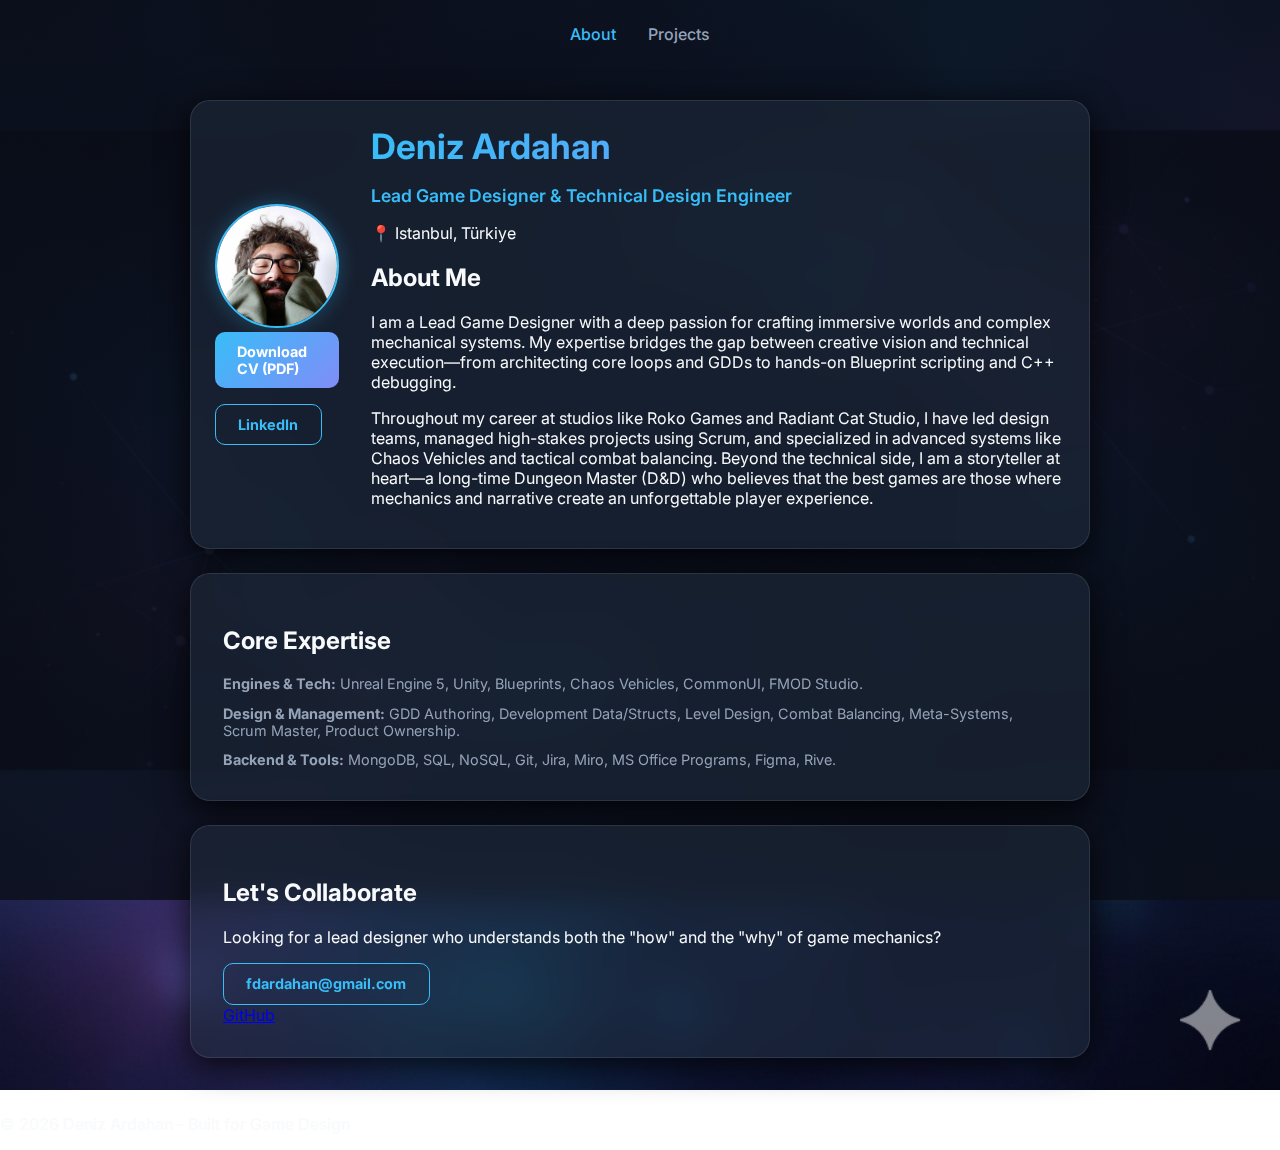
<file: index.html>
<!DOCTYPE html>
<html lang="en">
<head>
    <meta charset="UTF-8">
    <meta name="viewport" content="width=device-width, initial-scale=1.0">
    <title>Deniz Ardahan | Lead Game Designer</title>
    
    <meta property="og:title" content="Deniz Ardahan | Lead Game Designer Portfolio">
    <meta property="og:description" content="Lead Game Designer specializing in UE5, Technical Design, and Immersive Systems.">
    <meta property="og:image" content="assets/preview-image.jpg"> 
    
    <link rel="stylesheet" href="style.css">
    <link href="https://fonts.googleapis.com/css2?family=Inter:wght@300;400;600;800&display=swap" rel="stylesheet">
</head>
<body>
    <nav>
        <a href="index.html" class="active">About</a>
        <a href="projects.html">Projects</a>
    </nav>

    <div class="container">
        <section class="hero-container card">
            <div class="profile-sidebar">
                <img src="assets/profile.jpeg" alt="Deniz Ardahan" class="profile-pic">
                <div class="btn-group-vertical">
                    <a href="assets/cv.pdf" class="btn primary" target="_blank">Download CV (PDF)</a>
                    <a href="https://www.linkedin.com/in/deniz-ardahan-67762a193/" class="btn secondary" target="_blank">LinkedIn</a>
                </div>
            </div>
            
            <div class="hero-content">
                <header>
                    <h1>Deniz Ardahan</h1>
                    <p class="subtitle">Lead Game Designer & Technical Design Engineer</p>
                    <div class="location">📍 Istanbul, Türkiye</div>
                </header>
                
                <div class="about-text">
                    <h2>About Me</h2>
                    <p>
                        I am a Lead Game Designer with a deep passion for crafting immersive worlds and complex mechanical systems. My expertise bridges the gap between creative vision and technical execution—from architecting core loops and GDDs to hands-on Blueprint scripting and C++ debugging.
                    </p>
                    <p>
                        Throughout my career at studios like Roko Games and Radiant Cat Studio, I have led design teams, managed high-stakes projects using Scrum, and specialized in advanced systems like Chaos Vehicles and tactical combat balancing. Beyond the technical side, I am a storyteller at heart—a long-time Dungeon Master (D&D) who believes that the best games are those where mechanics and narrative create an unforgettable player experience.
                    </p>
                </div>
            </div>
        </section>

        <section class="card">
            <h2>Core Expertise</h2>
            <div class="skills-grid">
                <div class="skill-category">
                    <strong>Engines & Tech:</strong> Unreal Engine 5, Unity, Blueprints, Chaos Vehicles, CommonUI, FMOD Studio.
                </div>
                <div class="skill-category">
                    <strong>Design & Management:</strong> GDD Authoring, Development Data/Structs, Level Design, Combat Balancing, Meta-Systems, Scrum Master, Product Ownership.
                </div>
                <div class="skill-category">
                    <strong>Backend & Tools:</strong> MongoDB, SQL, NoSQL, Git, Jira, Miro, MS Office Programs, Figma, Rive.
                </div>
            </div>
        </section>

        <section class="card contact-section">
            <h2>Let's Collaborate</h2>
            <p>Looking for a lead designer who understands both the "how" and the "why" of game mechanics?</p>
            <div class="contact-footer">
                <a href="mailto:fdardahan@gmail.com" class="btn secondary">fdardahan@gmail.com</a>
                <div class="social-links">
                    <a href="https://github.com/yourusername" target="_blank">GitHub</a>
                </div>
            </div>
        </section>
    </div>

    <footer>
        <p>© 2026 Deniz Ardahan - Built for Game Design</p>
    </footer>
</body>
</html>
</file>
<file: style.css>
:root {
    --bg-color: #0f172a;
    --card-bg: #1e293b;
    --accent-color: #38bdf8; /* Modern gökyüzü mavisi */
    --text-primary: #f8fafc;
    --text-secondary: #94a3b8;
}

body {
    margin: 0;
    padding: 0;
    font-family: 'Inter', sans-serif;
    color: var(--text-primary);
    min-height: 100vh;
    
    /* Arka Plan Görseli ve Karartma Overlay */
    background-image: linear-gradient(rgba(11, 15, 26, 0.85), rgba(11, 15, 26, 0.85)), 
                      url('assets/background.png');
    background-size: cover;
    background-position: center;
    background-attachment: fixed;
    background-repeat: no-repeat;
}

nav {
    display: flex;
    justify-content: center;
    padding: 1.5rem;
    gap: 2rem;
}

nav a {
    color: var(--text-secondary);
    text-decoration: none;
    font-weight: 500;
    transition: 0.3s;
}

nav a:hover, nav a.active {
    color: var(--accent-color);
}

.container {
    max-width: 900px;
    margin: 0 auto;
    padding: 1rem 2rem;
}

/* Küçültülmüş Kompakt Hero/Profil Alanı */
.hero-container {
    display: flex;
    align-items: center;
    gap: 2rem;
    padding: 1.5rem !important; /* Daha kompakt hale getirildi */
    margin-top: 1rem;
}

.profile-pic {
    width: 120px; /* İstediğin gibi küçültüldü */
    height: 120px;
    border-radius: 50%;
    object-fit: cover;
    border: 2px solid var(--accent-color);
    box-shadow: 0 0 20px rgba(56, 189, 248, 0.3);
    flex-shrink: 0;
}

.hero-content h1 {
    font-size: 2.2rem;
    margin: 0;
    background: linear-gradient(to right, #38bdf8, #818cf8);
    -webkit-background-clip: text;
    -webkit-text-fill-color: transparent;
}

.hero-bio-short {
    margin-top: 0.5rem;
    color: var(--text-secondary);
    font-size: 0.95rem;
}

/* Glassmorphism Card Tasarımı */
.card {
    background: rgba(30, 41, 59, 0.6); 
    backdrop-filter: blur(15px); 
    -webkit-backdrop-filter: blur(15px);
    border: 1px solid rgba(255, 255, 255, 0.1);
    border-radius: 20px;
    padding: 2rem;
    margin-bottom: 1.5rem;
    box-shadow: 0 8px 32px 0 rgba(0, 0, 0, 0.8);
    transition: transform 0.3s ease;
}

.card:hover {
    transform: translateY(-5px);
}

/* Butonlar ve Linkler */
.btn-group {
    display: flex;
    gap: 1rem;
    margin-top: 1rem;
}

.btn {
    display: inline-block;
    padding: 0.7rem 1.4rem;
    border-radius: 10px;
    text-decoration: none;
    font-weight: bold;
    transition: 0.3s;
    font-size: 0.9rem;
}

.btn.primary {
    background: linear-gradient(135deg, #38bdf8, #818cf8);
    color: #fff;
	margin-bottom: 1rem;
}

.btn.secondary {
    background: transparent;
    border: 1px solid var(--accent-color);
    color: var(--accent-color);
}

.btn:hover {
    filter: brightness(1.2);
    transform: scale(1.02);
}

/* Skill ve Proje Detayları */
.subtitle {
    color: var(--accent-color);
    font-size: 1.1rem;
    font-weight: 600;
}

.skills-grid {
    display: grid;
    gap: 0.8rem;
    margin-top: 1rem;
}

.skill-category {
    font-size: 0.9rem;
    color: var(--text-secondary);
}

.tech-tags {
    list-style: none;
    padding: 0;
    display: flex;
    flex-wrap: wrap;
    gap: 0.5rem;
    margin-top: 1rem;
}

.tech-tags li {
    background: rgba(56, 189, 248, 0.1);
    color: var(--accent-color);
    padding: 4px 12px;
    border-radius: 20px;
    font-size: 0.75rem;
    font-weight: bold;
}

/* Media/Video Alanları */
.media-box {
    width: 100%;
    border-radius: 12px;
    margin: 1.2rem 0;
    overflow: hidden;
    border: 1px solid rgba(255,255,255,0.05);
}

.video-container {
    position: relative;
    padding-bottom: 56.25%;
    height: 0;
}

.video-container iframe {
    position: absolute;
    top: 0; left: 0; width: 100%; height: 100%;
}

.responsive-img {
    width: 100%;
    height: auto;
    display: block;
}

/* Mobil Uyumluluk */
@media (max-width: 768px) {
    .hero-container {
        flex-direction: column;
        text-align: center;
    }
    .profile-pic {
        width: 100px;
        height: 100px;
    }
    .btn-group {
        justify-content: center;
    }
}

/* Easter Egg Layout */
.title-area {
    display: flex;
    align-items: center;
    gap: 15px;
    flex-wrap: wrap;
}

.easter-egg {
    position: relative;
    display: inline-block;
    cursor: pointer;
}

.egg-badge {
    background: linear-gradient(135deg, #38bdf8, #818cf8);
    color: white;
    padding: 4px 12px;
    border-radius: 20px;
    font-size: 0.7rem;
    font-weight: 800;
    animation: bounce 2s infinite;
}

.egg-content {
    visibility: hidden;
    width: 200px;
    background-color: #1e293b;
    border: 2px solid var(--accent-color);
    border-radius: 12px;
    padding: 10px;
    position: absolute;
    z-index: 100;
    bottom: 130%;
    left: 50%;
    transform: translateX(-50%);
    box-shadow: 0 10px 25px rgba(0,0,0,0.6);
    opacity: 0;
    transition: opacity 0.3s ease;
}

.egg-content img {
    width: 100%;
    border-radius: 8px;
    margin-bottom: 8px;
}

.egg-content p {
    font-size: 0.75rem;
    margin: 0;
    text-align: center;
    line-height: 1.4;
}

.easter-egg:hover .egg-content {
    visibility: visible;
    opacity: 1;
}

@keyframes bounce {
    0%, 20%, 50%, 80%, 100% {transform: translateY(0);}
    40% {transform: translateY(-6px);}
    60% {transform: translateY(-3px);}

.video-container {
    position: relative;
    padding-bottom: 56.25%; /* 16:9 Aspect Ratio */
    height: 0;
    overflow: hidden;
    border-radius: 12px;
}

.video-container iframe {
    position: absolute;
    top: 0;
    left: 0;
    width: 100%;
    height: 100%;
    border: 0;
}
</file>
